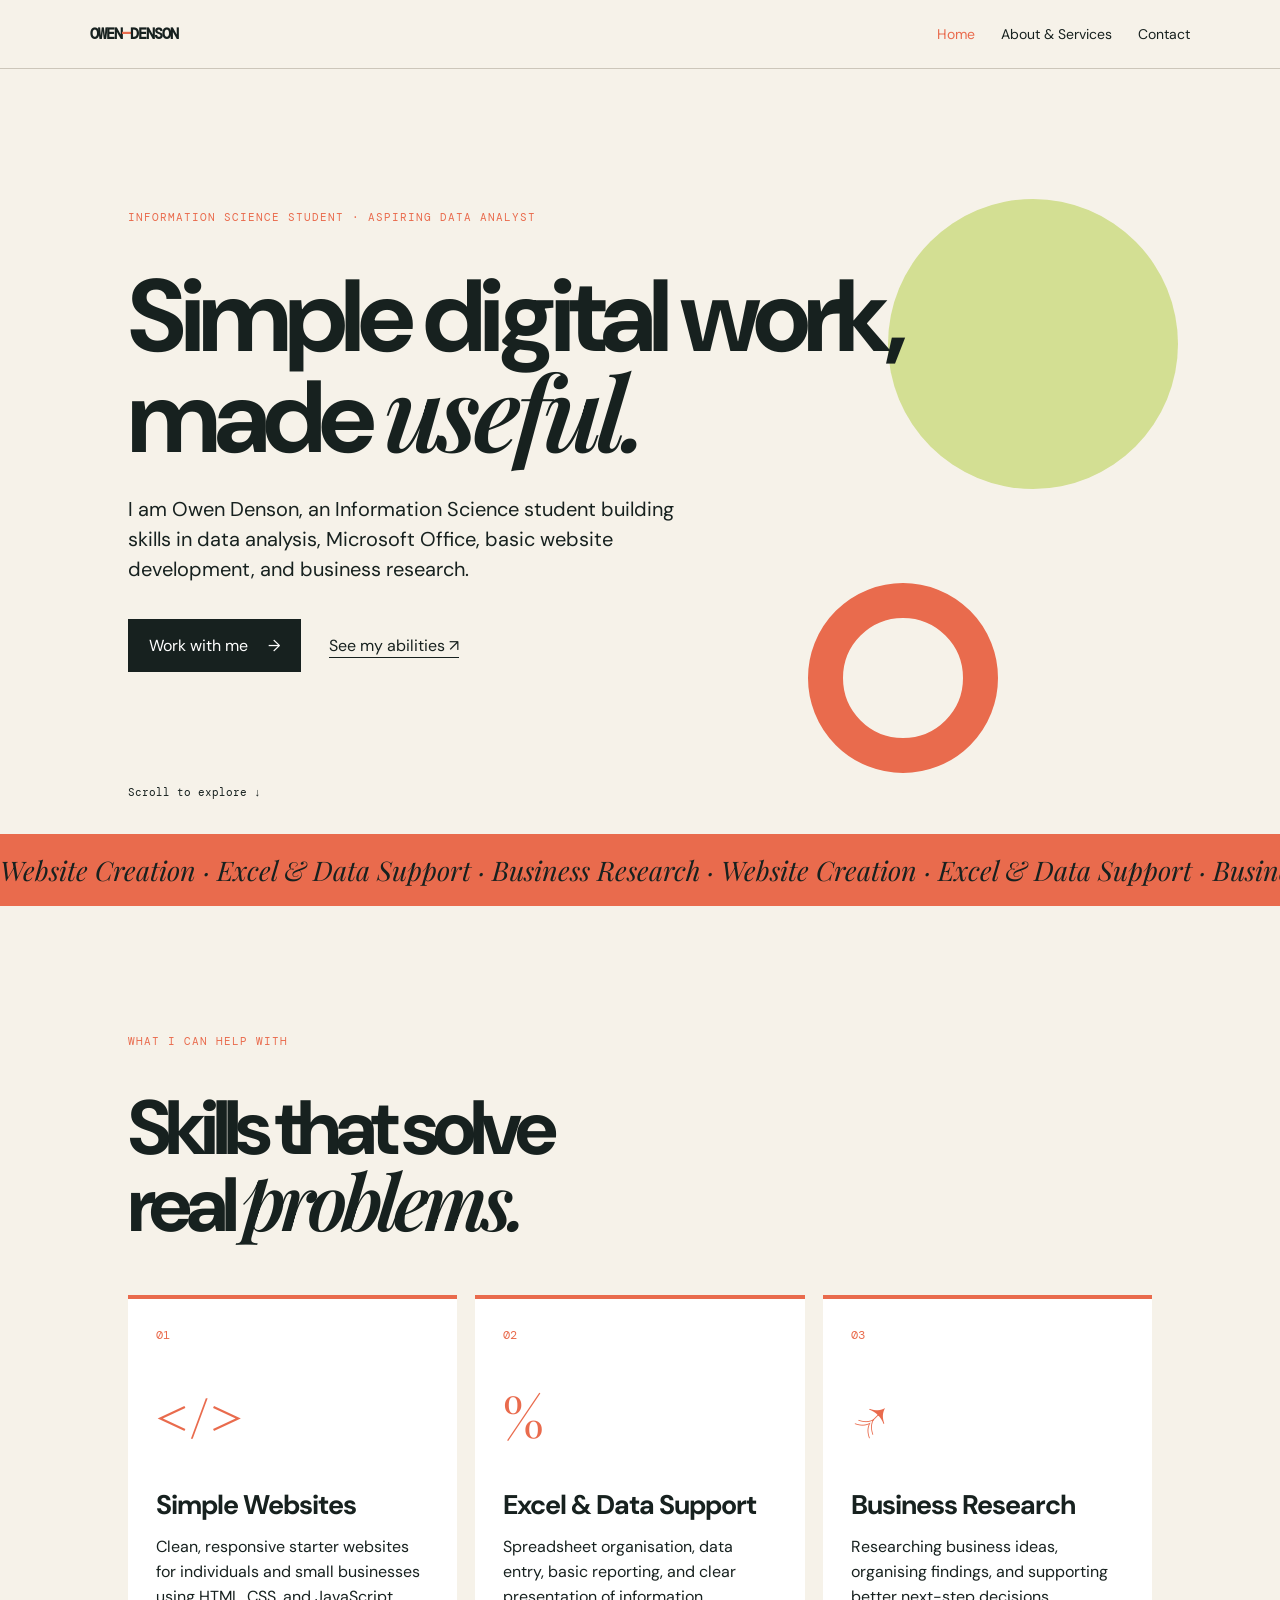
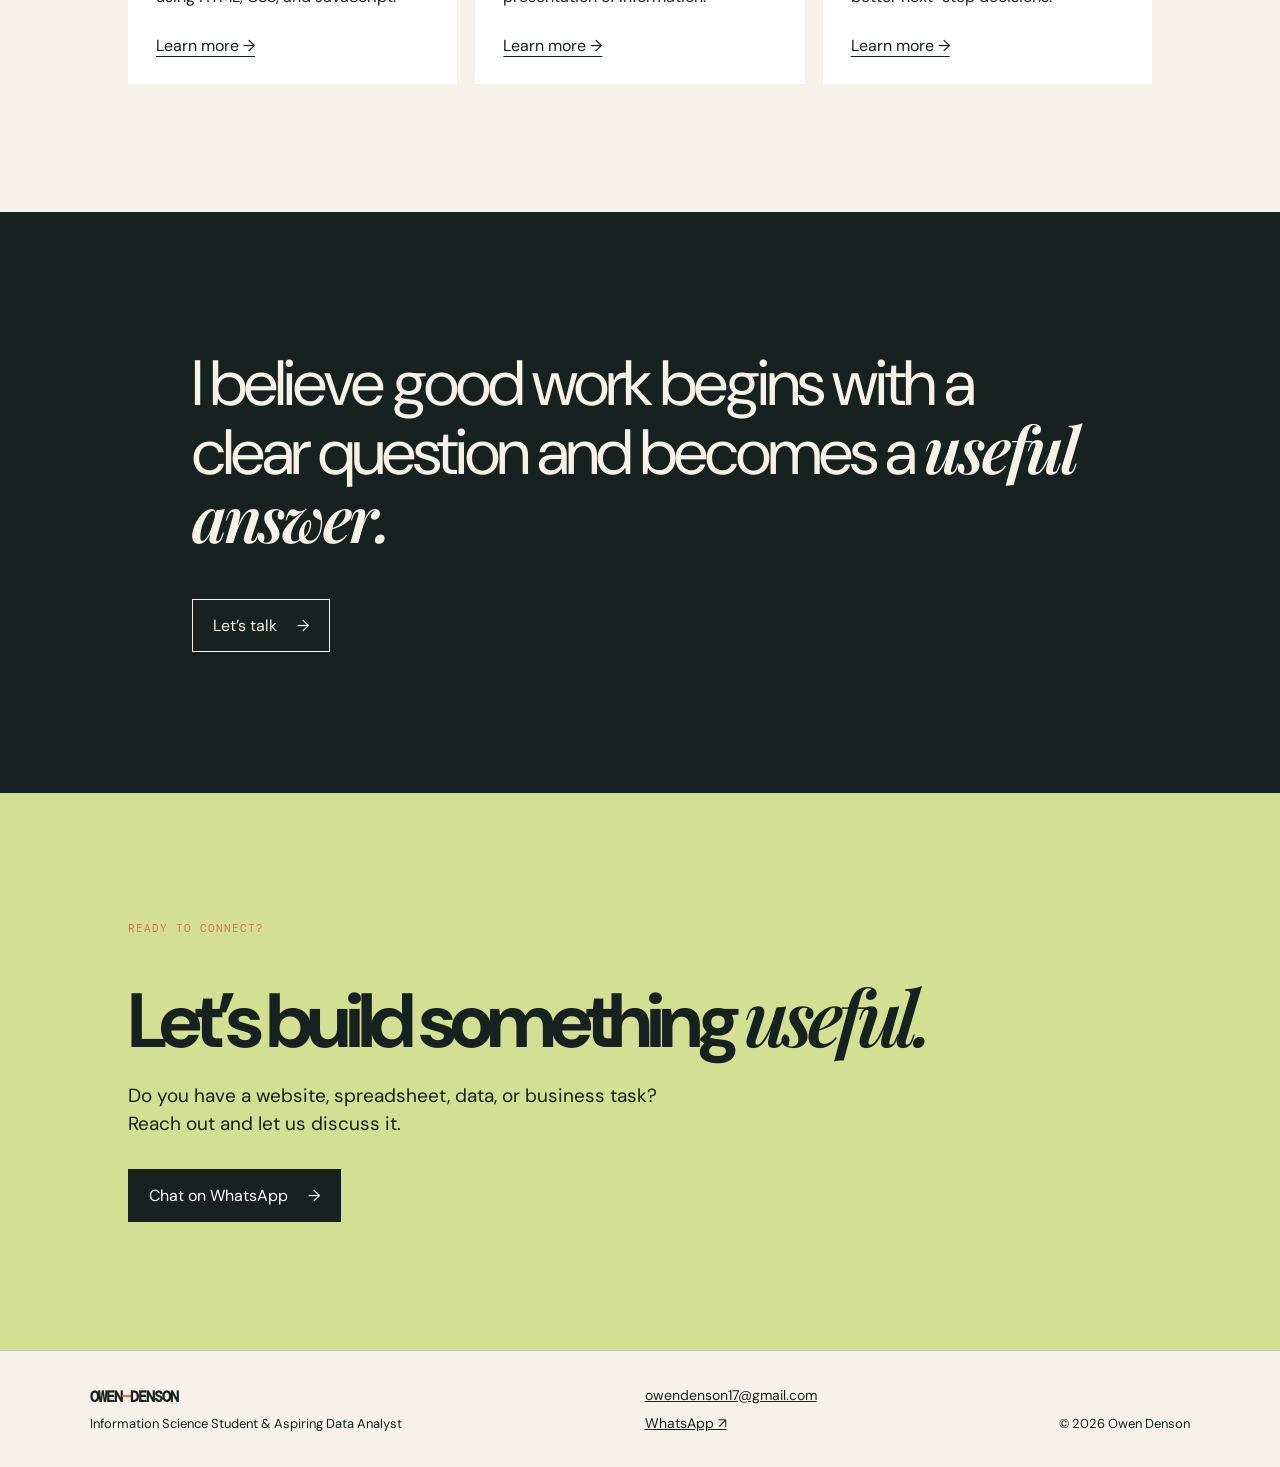
<file: index.html>
<!DOCTYPE html>
<html lang="en">
<head>
  <meta charset="UTF-8">
  <meta name="viewport" content="width=device-width, initial-scale=1.0">

  <title>Owen Denson | Portfolio</title>
  <meta name="description" content="Portfolio website for Owen Denson.">

  <link rel="preconnect" href="https://fonts.googleapis.com">
  <link rel="preconnect" href="https://fonts.gstatic.com" crossorigin>
  <link
    href="https://fonts.googleapis.com/css2?family=DM+Mono&family=DM+Sans:wght@400;500;700&family=Playfair+Display:ital,wght@0,600;1,600&display=swap"
    rel="stylesheet"
  >

  <link rel="stylesheet" href="style.css">
</head>

<body>
  <header class="header">
    <a href="index.html" class="logo">OWEN<span>—</span>DENSON</a>

    <button class="menu-button" id="menuButton">Menu</button>

    <nav class="nav" id="navMenu">
      <a class="active" href="index.html">Home</a>
      <a href="about.html">About & Services</a>
      <a href="contact.html">Contact</a>
    </nav>
  </header>

  <main>
    <section class="hero">
      <div class="hero-decoration decoration-one"></div>
      <div class="hero-decoration decoration-two"></div>

      <p class="eyebrow">
        Information Science Student · Aspiring Data Analyst
      </p>

      <h1>
        Simple digital work,<br>
        made <em>useful.</em>
      </h1>

      <p class="hero-text">
        I am Owen Denson, an Information Science student building skills in
        data analysis, Microsoft Office, basic website development, and
        business research.
      </p>

      <div class="hero-buttons">
        <a class="button dark-button" href="contact.html">
          Work with me <span>→</span>
        </a>

        <a class="text-link" href="about.html">
          See my abilities ↗
        </a>
      </div>

      <div class="scroll-message">Scroll to explore ↓</div>
    </section>

    <section class="skills-banner">
      <div class="banner-text">
        Website Creation · Excel & Data Support · Business Research ·
        Website Creation · Excel & Data Support · Business Research ·
      </div>
    </section>

    <section class="services section">
      <p class="eyebrow">What I can help with</p>

      <h2>
        Skills that solve<br>
        real <em>problems.</em>
      </h2>

      <div class="service-grid">
        <article class="service-card reveal">
          <p class="number">01</p>
          <div class="card-icon">&lt;/&gt;</div>
          <h3>Simple Websites</h3>
          <p>
            Clean, responsive starter websites for individuals and small
            businesses using HTML, CSS, and JavaScript.
          </p>
          <a href="about.html">Learn more →</a>
        </article>

        <article class="service-card reveal">
          <p class="number">02</p>
          <div class="card-icon">%</div>
          <h3>Excel & Data Support</h3>
          <p>
            Spreadsheet organisation, data entry, basic reporting, and clear
            presentation of information.
          </p>
          <a href="about.html">Learn more →</a>
        </article>

        <article class="service-card reveal">
          <p class="number">03</p>
          <div class="card-icon">↗</div>
          <h3>Business Research</h3>
          <p>
            Researching business ideas, organising findings, and supporting
            better next-step decisions.
          </p>
          <a href="about.html">Learn more →</a>
        </article>
      </div>
    </section>

    <section class="about-preview">
      <p>
        I believe good work begins with a clear question and becomes a
        <em>useful answer.</em>
      </p>

      <a href="contact.html" class="button light-button">
        Let’s talk <span>→</span>
      </a>
    </section>

    <section class="contact-preview section">
      <p class="eyebrow">Ready to connect?</p>
      <h2>Let’s build something <em>useful.</em></h2>

      <p class="contact-text">
        Do you have a website, spreadsheet, data, or business task? Reach out
        and let us discuss it.
      </p>

      <a
        class="button dark-button"
        href="https://wa.me/254703527006"
        target="_blank"
      >
        Chat on WhatsApp <span>→</span>
      </a>
    </section>
  </main>

  <footer>
    <div>
      <a href="index.html" class="logo">OWEN<span>—</span>DENSON</a>
      <p>Information Science Student & Aspiring Data Analyst</p>
    </div>

    <div class="footer-links">
      <a href="mailto:owendenson17@gmail.com">owendenson17@gmail.com</a>
      <a href="https://wa.me/254703527006" target="_blank">WhatsApp ↗</a>
    </div>

    <p>© <span id="year"></span> Owen Denson</p>
  </footer>

  <script src="script.js"></script>
</body>
</html>
</file>
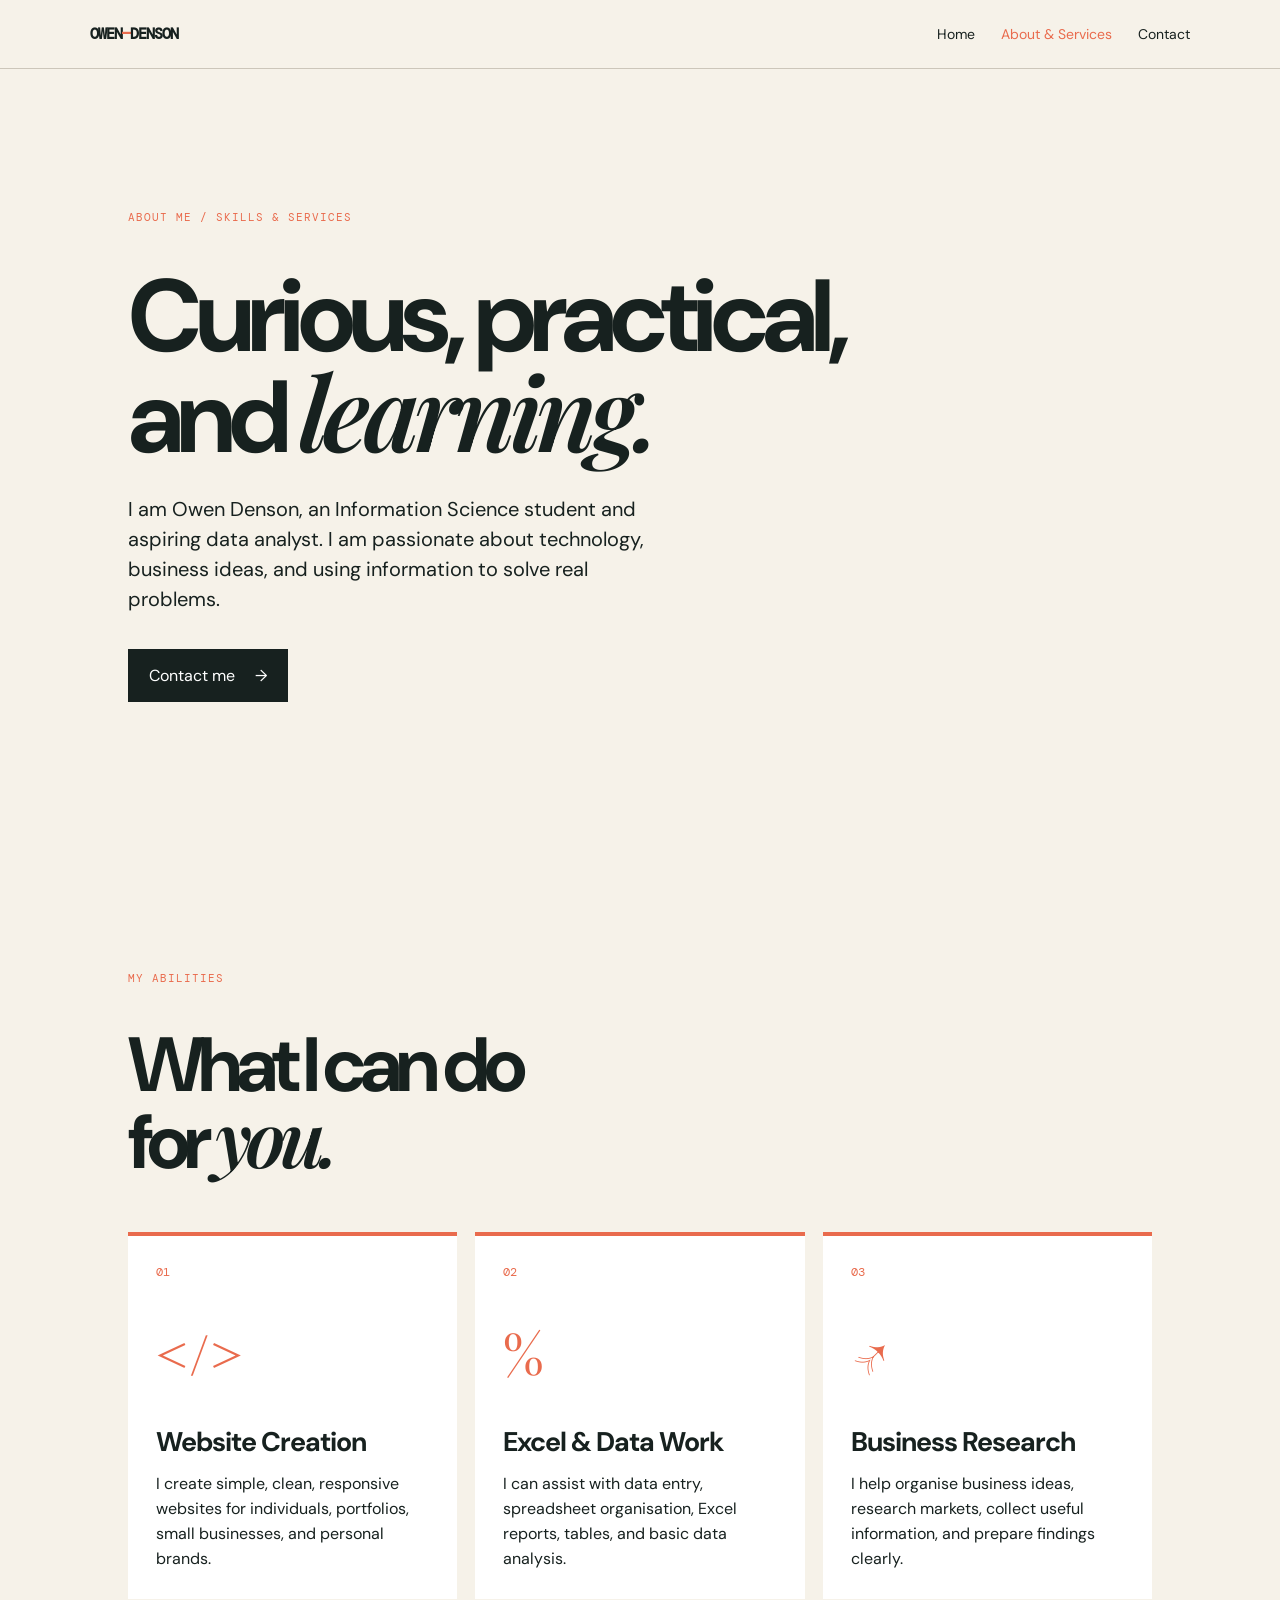
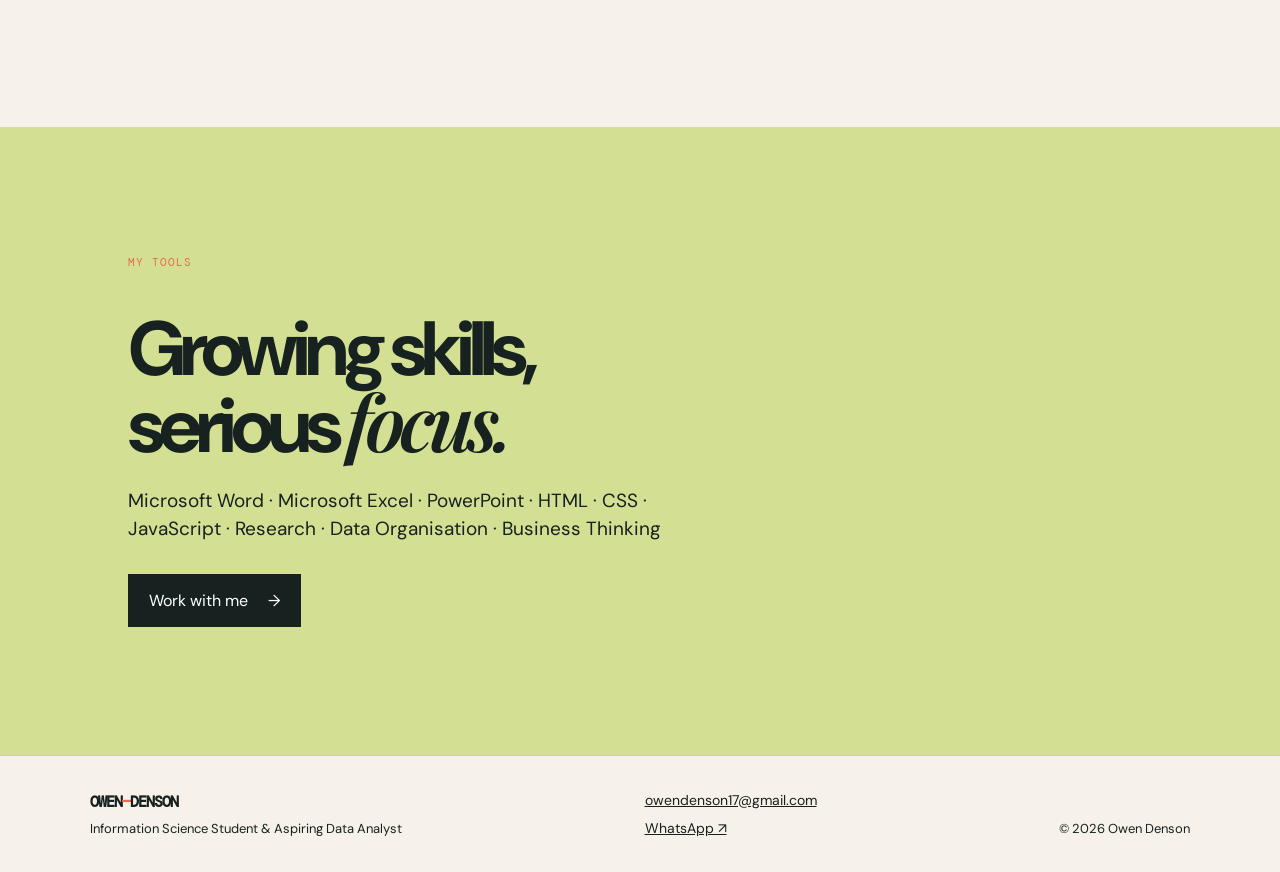
<file: about.html>
<!DOCTYPE html>
<html lang="en">
<head>
  <meta charset="UTF-8">
  <meta name="viewport" content="width=device-width, initial-scale=1.0">

  <title>About & Services | Owen Denson</title>

  <link rel="preconnect" href="https://fonts.googleapis.com">
  <link rel="preconnect" href="https://fonts.gstatic.com" crossorigin>
  <link
    href="https://fonts.googleapis.com/css2?family=DM+Mono&family=DM+Sans:wght@400;500;700&family=Playfair+Display:ital,wght@0,600;1,600&display=swap"
    rel="stylesheet"
  >

  <link rel="stylesheet" href="style.css">
</head>

<body>
  <header class="header">
    <a href="index.html" class="logo">OWEN<span>—</span>DENSON</a>

    <button class="menu-button" id="menuButton">Menu</button>

    <nav class="nav" id="navMenu">
      <a href="index.html">Home</a>
      <a class="active" href="about.html">About & Services</a>
      <a href="contact.html">Contact</a>
    </nav>
  </header>

  <main>
    <section class="hero">
      <p class="eyebrow">About me / Skills & Services</p>

      <h1>
        Curious, practical,<br>
        and <em>learning.</em>
      </h1>

      <p class="hero-text">
        I am Owen Denson, an Information Science student and aspiring data
        analyst. I am passionate about technology, business ideas, and using
        information to solve real problems.
      </p>

      <a class="button dark-button" href="contact.html">
        Contact me <span>→</span>
      </a>
    </section>

    <section class="services section">
      <p class="eyebrow">My abilities</p>

      <h2>
        What I can do<br>
        for <em>you.</em>
      </h2>

      <div class="service-grid">
        <article class="service-card reveal">
          <p class="number">01</p>
          <div class="card-icon">&lt;/&gt;</div>
          <h3>Website Creation</h3>
          <p>
            I create simple, clean, responsive websites for individuals,
            portfolios, small businesses, and personal brands.
          </p>
        </article>

        <article class="service-card reveal">
          <p class="number">02</p>
          <div class="card-icon">%</div>
          <h3>Excel & Data Work</h3>
          <p>
            I can assist with data entry, spreadsheet organisation, Excel
            reports, tables, and basic data analysis.
          </p>
        </article>

        <article class="service-card reveal">
          <p class="number">03</p>
          <div class="card-icon">↗</div>
          <h3>Business Research</h3>
          <p>
            I help organise business ideas, research markets, collect useful
            information, and prepare findings clearly.
          </p>
        </article>
      </div>
    </section>

    <section class="contact-preview section">
      <p class="eyebrow">My tools</p>

      <h2>
        Growing skills,<br>
        serious <em>focus.</em>
      </h2>

      <p class="contact-text">
        Microsoft Word · Microsoft Excel · PowerPoint · HTML · CSS ·
        JavaScript · Research · Data Organisation · Business Thinking
      </p>

      <a
        class="button dark-button"
        href="https://wa.me/254703527006"
        target="_blank"
      >
        Work with me <span>→</span>
      </a>
    </section>
  </main>

  <footer>
    <div>
      <a href="index.html" class="logo">OWEN<span>—</span>DENSON</a>
      <p>Information Science Student & Aspiring Data Analyst</p>
    </div>

    <div class="footer-links">
      <a href="mailto:owendenson17@gmail.com">owendenson17@gmail.com</a>
      <a href="https://wa.me/254703527006" target="_blank">WhatsApp ↗</a>
    </div>

    <p>© <span id="year"></span> Owen Denson</p>
  </footer>

  <script src="script.js"></script>
</body>
</html>
</file>
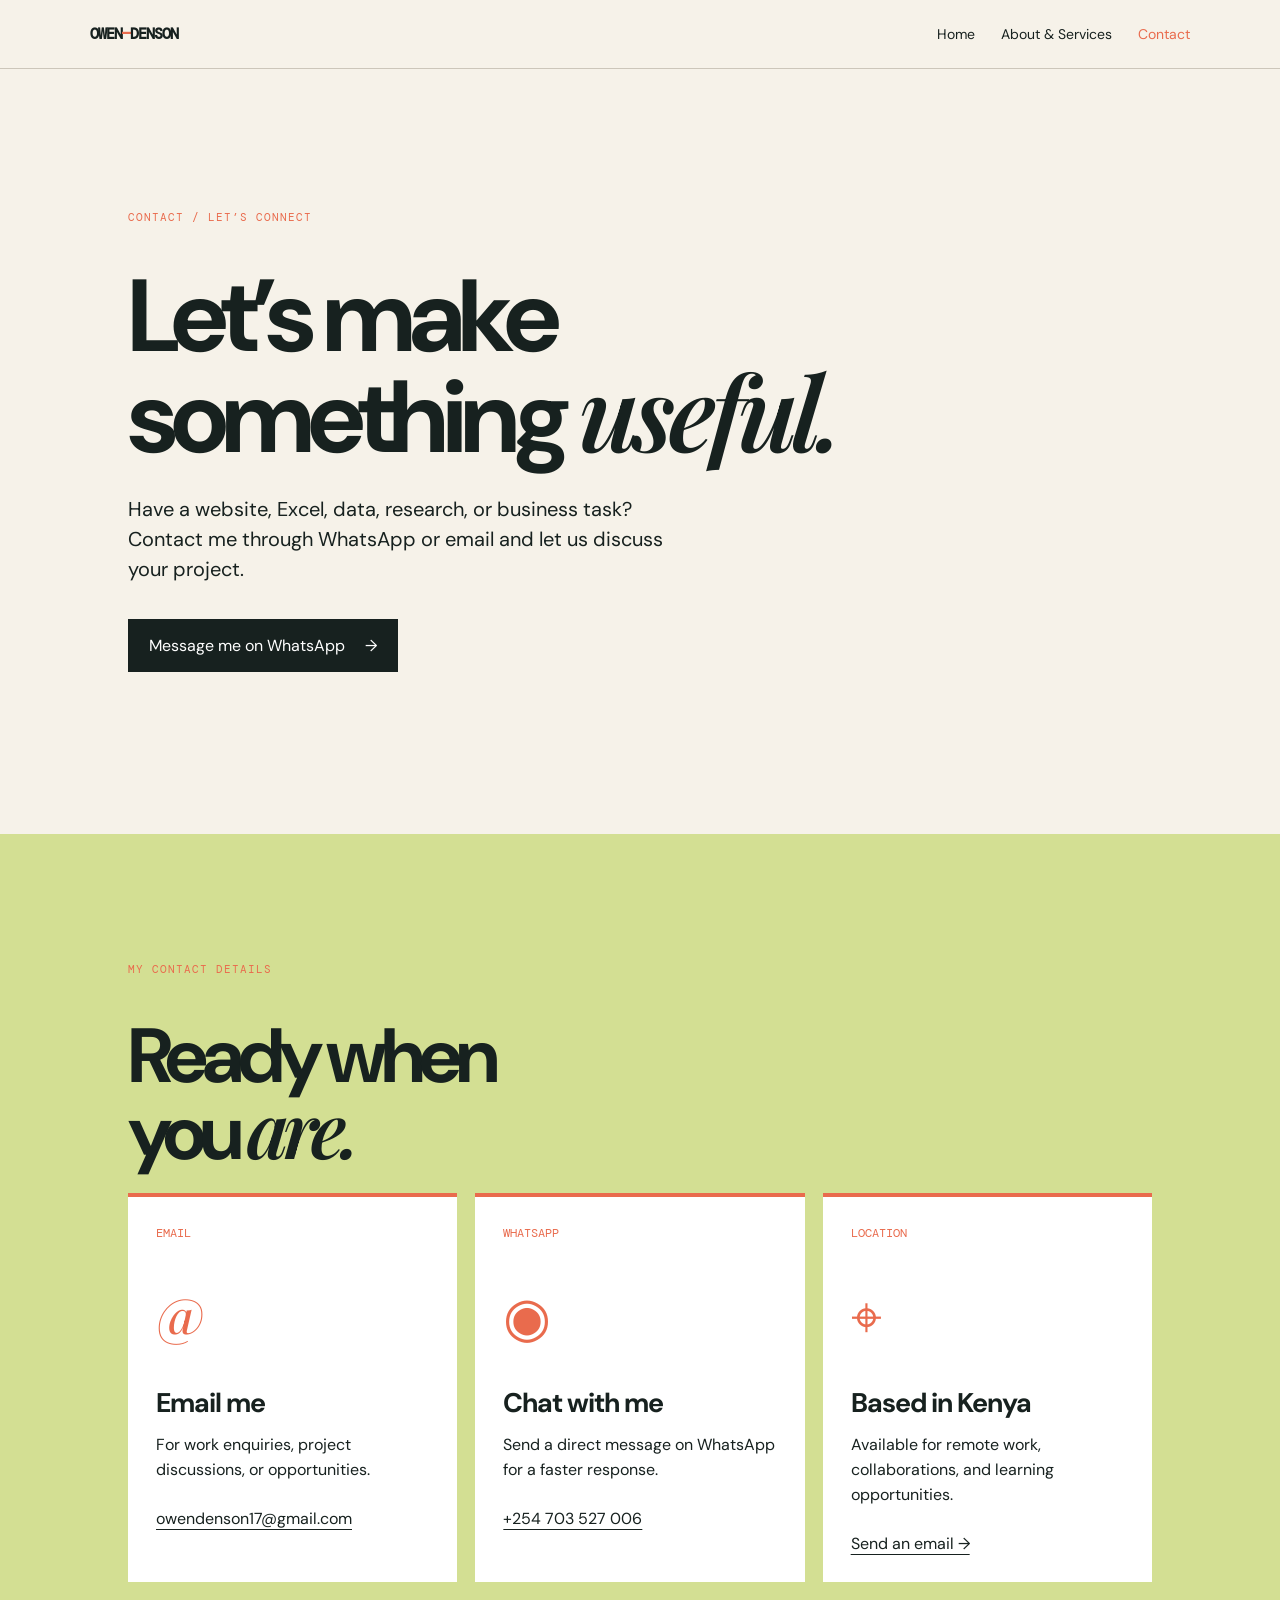
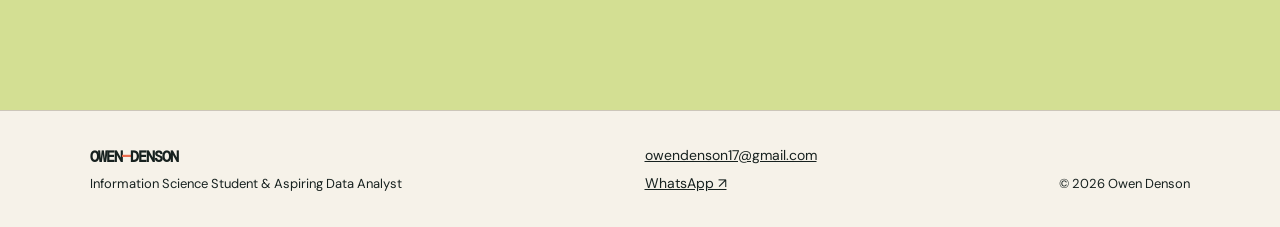
<file: contact.html>
<!DOCTYPE html>
<html lang="en">
<head>
  <meta charset="UTF-8">
  <meta name="viewport" content="width=device-width, initial-scale=1.0">

  <title>Contact | Owen Denson</title>

  <link rel="preconnect" href="https://fonts.googleapis.com">
  <link rel="preconnect" href="https://fonts.gstatic.com" crossorigin>
  <link
    href="https://fonts.googleapis.com/css2?family=DM+Mono&family=DM+Sans:wght@400;500;700&family=Playfair+Display:ital,wght@0,600;1,600&display=swap"
    rel="stylesheet"
  >

  <link rel="stylesheet" href="style.css">
</head>

<body>
  <header class="header">
    <a href="index.html" class="logo">OWEN<span>—</span>DENSON</a>

    <button class="menu-button" id="menuButton">Menu</button>

    <nav class="nav" id="navMenu">
      <a href="index.html">Home</a>
      <a href="about.html">About & Services</a>
      <a class="active" href="contact.html">Contact</a>
    </nav>
  </header>

  <main>
    <section class="hero">
      <p class="eyebrow">Contact / Let’s connect</p>

      <h1>
        Let’s make<br>
        something <em>useful.</em>
      </h1>

      <p class="hero-text">
        Have a website, Excel, data, research, or business task? Contact me
        through WhatsApp or email and let us discuss your project.
      </p>

      <a
        class="button dark-button"
        href="https://wa.me/254703527006"
        target="_blank"
      >
        Message me on WhatsApp <span>→</span>
      </a>
    </section>

    <section class="contact-preview section">
      <p class="eyebrow">My contact details</p>

      <h2>
        Ready when<br>
        you <em>are.</em>
      </h2>

      <div class="service-grid">
        <article class="service-card">
          <p class="number">EMAIL</p>
          <div class="card-icon">@</div>
          <h3>Email me</h3>
          <p>For work enquiries, project discussions, or opportunities.</p>
          <a href="mailto:owendenson17@gmail.com">
            owendenson17@gmail.com
          </a>
        </article>

        <article class="service-card">
          <p class="number">WHATSAPP</p>
          <div class="card-icon">◉</div>
          <h3>Chat with me</h3>
          <p>Send a direct message on WhatsApp for a faster response.</p>
          <a
            href="https://wa.me/254703527006"
            target="_blank"
          >
            +254 703 527 006
          </a>
        </article>

        <article class="service-card">
          <p class="number">LOCATION</p>
          <div class="card-icon">⌖</div>
          <h3>Based in Kenya</h3>
          <p>Available for remote work, collaborations, and learning opportunities.</p>
          <a href="mailto:owendenson17@gmail.com">Send an email →</a>
        </article>
      </div>
    </section>
  </main>

  <footer>
    <div>
      <a href="index.html" class="logo">OWEN<span>—</span>DENSON</a>
      <p>Information Science Student & Aspiring Data Analyst</p>
    </div>

    <div class="footer-links">
      <a href="mailto:owendenson17@gmail.com">owendenson17@gmail.com</a>
      <a href="https://wa.me/254703527006" target="_blank">WhatsApp ↗</a>
    </div>

    <p>© <span id="year"></span> Owen Denson</p>
  </footer>

  <script src="script.js"></script>
</body>
</html>
</file>
<file: style.css>
:root {
  --dark: #17211f;
  --paper: #f6f2e9;
  --coral: #e96b4d;
  --lime: #d3df93;
  --line: #ccc6ba;
  --white: #ffffff;
}

* {
  box-sizing: border-box;
  margin: 0;
  padding: 0;
}

html {
  scroll-behavior: smooth;
}

body {
  background: var(--paper);
  color: var(--dark);
  font-family: "DM Sans", sans-serif;
}

.header {
  align-items: center;
  border-bottom: 1px solid var(--line);
  display: flex;
  justify-content: space-between;
  padding: 24px 7%;
  position: relative;
}

.logo {
  color: var(--dark);
  font-family: "DM Mono", monospace;
  font-size: 15px;
  font-weight: bold;
  letter-spacing: -1px;
  text-decoration: none;
}

.logo span {
  color: var(--coral);
}

.nav {
  display: flex;
  gap: 26px;
}

.nav a {
  color: var(--dark);
  font-size: 14px;
  text-decoration: none;
}

.nav a:hover,
.nav a.active {
  color: var(--coral);
}

.menu-button {
  background: none;
  border: none;
  color: var(--dark);
  cursor: pointer;
  display: none;
  font-family: "DM Sans", sans-serif;
  font-size: 14px;
}

.hero {
  min-height: 85vh;
  overflow: hidden;
  padding: 11vw 10%;
  position: relative;
}

.eyebrow {
  color: var(--coral);
  font-family: "DM Mono", monospace;
  font-size: 11px;
  letter-spacing: 1px;
  text-transform: uppercase;
}

.hero h1,
.section h2 {
  font-size: clamp(48px, 8vw, 115px);
  letter-spacing: -6px;
  line-height: 0.92;
  margin: 45px 0 30px;
  position: relative;
  z-index: 1;
}

h1 em,
h2 em,
.about-preview em {
  font-family: "Playfair Display", serif;
  font-weight: 600;
}

.hero-text {
  font-size: 20px;
  line-height: 1.5;
  margin-bottom: 35px;
  max-width: 550px;
  position: relative;
  z-index: 1;
}

.hero-buttons {
  align-items: center;
  display: flex;
  gap: 28px;
  position: relative;
  z-index: 1;
}

.button {
  align-items: center;
  display: inline-flex;
  gap: 20px;
  padding: 15px 20px;
  text-decoration: none;
  transition: 0.3s ease;
}

.dark-button {
  background: var(--dark);
  border: 1px solid var(--dark);
  color: var(--white);
}

.dark-button:hover {
  background: var(--coral);
  border-color: var(--coral);
  transform: translateY(-4px);
}

.light-button {
  border: 1px solid var(--paper);
  color: var(--paper);
}

.light-button:hover {
  background: var(--paper);
  color: var(--dark);
}

.text-link {
  color: var(--dark);
  text-decoration: underline;
  text-underline-offset: 6px;
}

.text-link:hover {
  color: var(--coral);
}

.scroll-message {
  bottom: 35px;
  font-family: "DM Mono", monospace;
  font-size: 11px;
  position: absolute;
}

.hero-decoration {
  border-radius: 50%;
  position: absolute;
}

.decoration-one {
  background: var(--lime);
  height: 290px;
  right: 8%;
  top: 17%;
  width: 290px;
}

.decoration-two {
  border: 35px solid var(--coral);
  bottom: 8%;
  height: 190px;
  right: 22%;
  width: 190px;
}

.skills-banner {
  background: var(--coral);
  overflow: hidden;
  padding: 18px 0;
  white-space: nowrap;
}

.banner-text {
  animation: moveText 25s linear infinite;
  font-family: "Playfair Display", serif;
  font-size: 27px;
  font-style: italic;
}

@keyframes moveText {
  from {
    transform: translateX(0);
  }

  to {
    transform: translateX(-45%);
  }
}

.section {
  padding: 10vw 10%;
}

.section h2 {
  font-size: clamp(40px, 6vw, 80px);
  margin-bottom: 55px;
}

.service-grid {
  display: grid;
  gap: 18px;
  grid-template-columns: repeat(3, 1fr);
}

.service-card {
  background: var(--white);
  border-top: 4px solid var(--coral);
  min-height: 345px;
  padding: 28px;
  transition: 0.3s ease;
}

.service-card:hover {
  background: var(--dark);
  color: var(--white);
  transform: translateY(-8px);
}

.number {
  color: var(--coral);
  font-family: "DM Mono", monospace;
  font-size: 12px;
}

.card-icon {
  color: var(--coral);
  font-family: "Playfair Display", serif;
  font-size: 55px;
  margin: 35px 0;
}

.service-card h3 {
  font-size: 27px;
  letter-spacing: -1px;
  margin-bottom: 13px;
}

.service-card > p:not(.number) {
  line-height: 1.55;
}

.service-card a {
  color: inherit;
  display: inline-block;
  margin-top: 25px;
  text-underline-offset: 5px;
}

.about-preview {
  background: var(--dark);
  color: var(--paper);
  padding: 11vw 15%;
}

.about-preview p {
  font-size: clamp(38px, 5vw, 72px);
  letter-spacing: -3px;
  line-height: 1;
  margin-bottom: 45px;
}

.contact-preview {
  background: var(--lime);
}

.contact-preview h2 {
  margin-bottom: 25px;
}

.contact-text {
  font-size: 19px;
  line-height: 1.5;
  margin-bottom: 30px;
  max-width: 560px;
}

footer {
  align-items: flex-end;
  border-top: 1px solid var(--line);
  display: flex;
  justify-content: space-between;
  padding: 35px 7%;
}

footer p {
  font-size: 13px;
  margin-top: 8px;
}

.footer-links {
  display: flex;
  flex-direction: column;
  gap: 10px;
}

.footer-links a {
  color: var(--dark);
  font-size: 14px;
}

.reveal {
  opacity: 0;
  transform: translateY(35px);
  transition: 0.8s ease;
}

.reveal.show {
  opacity: 1;
  transform: translateY(0);
}

@media (max-width: 700px) {
  .header {
    padding: 20px 7%;
  }

  .menu-button {
    display: block;
  }

  .nav {
    background: var(--paper);
    border-bottom: 1px solid var(--line);
    display: none;
    flex-direction: column;
    left: 0;
    padding: 25px 7%;
    position: absolute;
    right: 0;
    top: 100%;
    z-index: 10;
  }

  .nav.open {
    display: flex;
  }

  .hero,
  .section {
    padding: 20vw 8%;
  }

  .hero h1 {
    letter-spacing: -3px;
  }

  .hero-buttons {
    align-items: flex-start;
    flex-direction: column;
  }

  .decoration-one {
    height: 150px;
    opacity: 0.7;
    right: -30px;
    top: 12%;
    width: 150px;
  }

  .decoration-two {
    border-width: 22px;
    bottom: 12%;
    height: 110px;
    right: 10%;
    width: 110px;
  }

  .service-grid {
    grid-template-columns: 1fr;
  }

  .about-preview {
    padding: 20vw 8%;
  }

  footer {
    align-items: flex-start;
    flex-direction: column;
    gap: 24px;
    padding: 35px 8%;
  }
}
</file>
